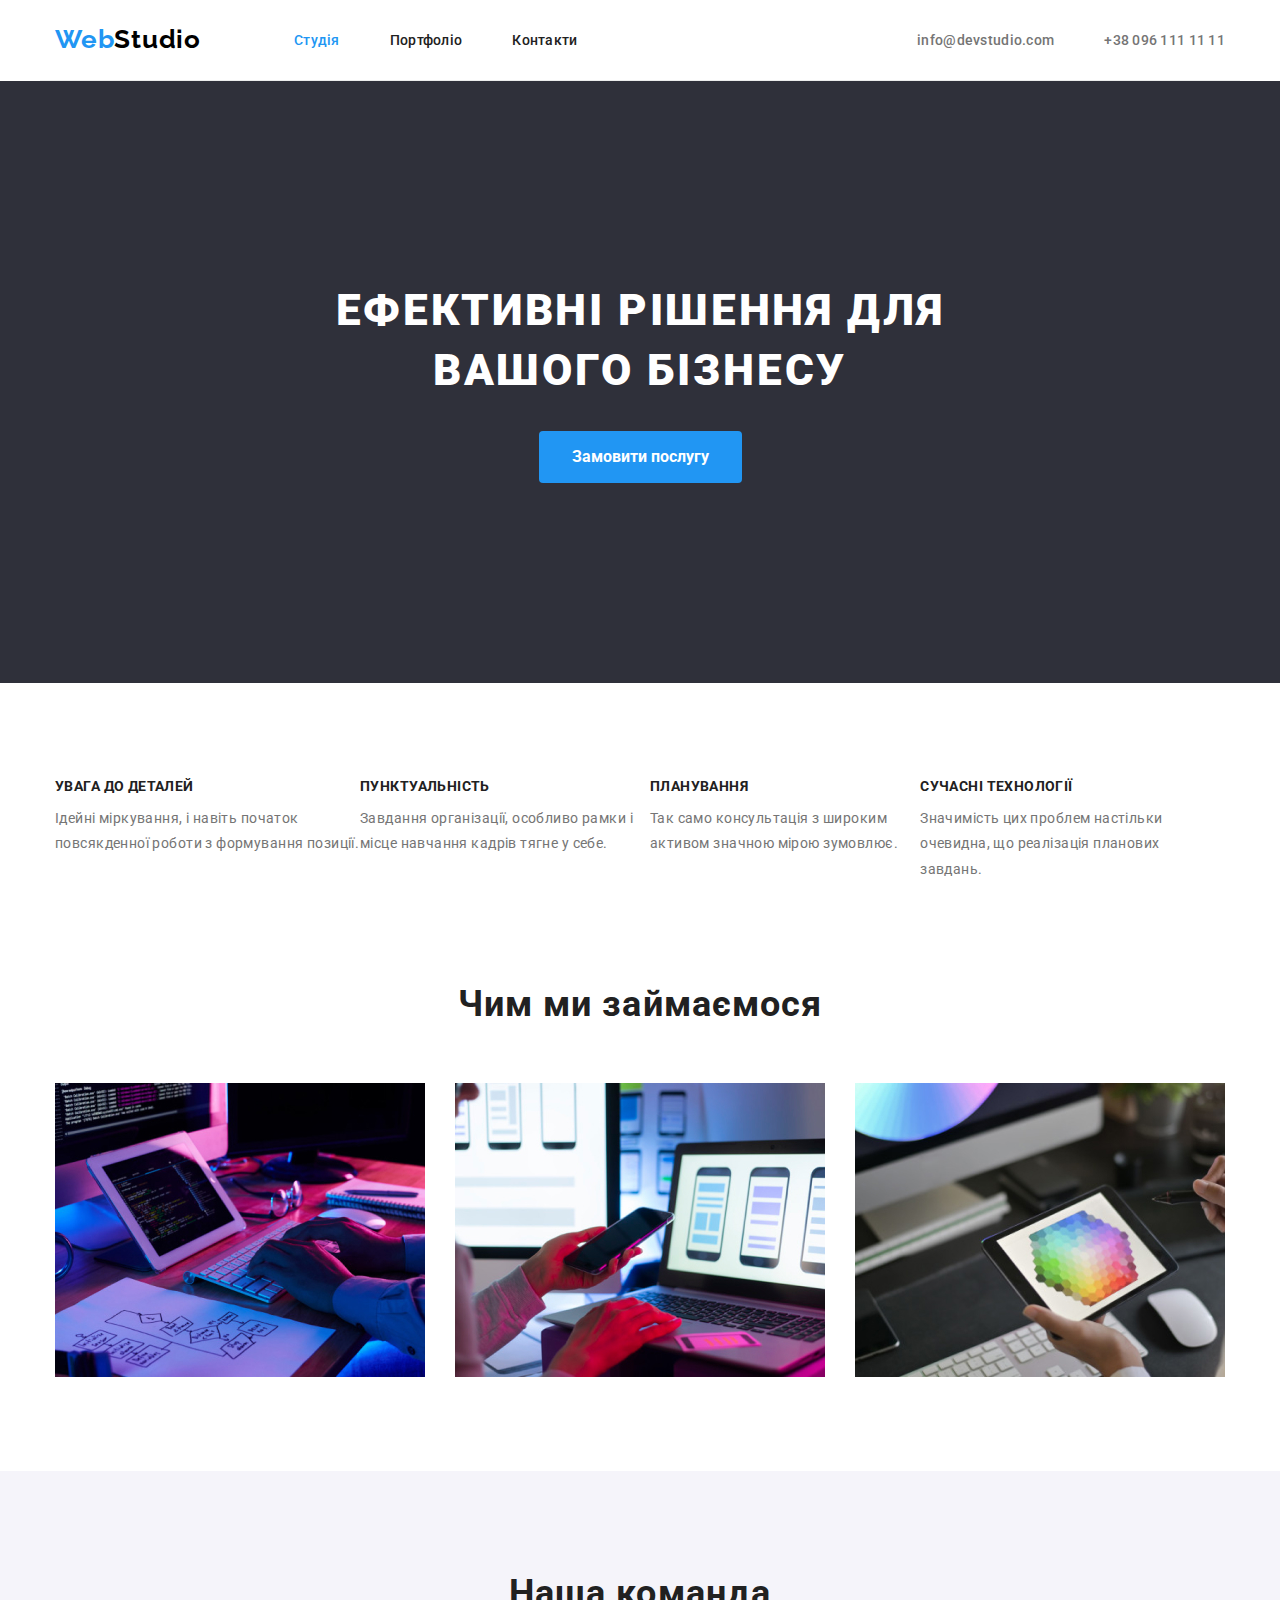
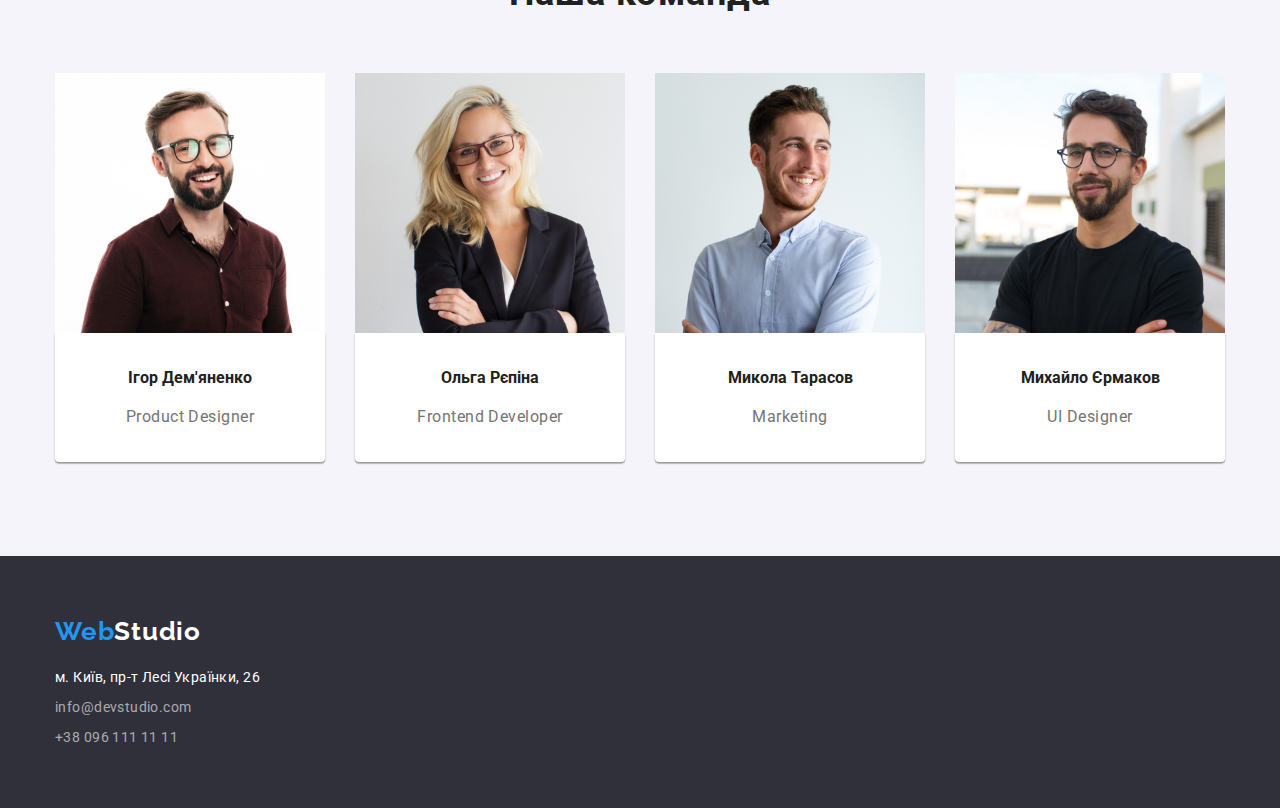
<file: index.htm>
<!DOCTYPE html>
<html lang="uk">
  <head>
    <meta charset="UTF-8" />
    <meta http-equiv="X-UA-Compatible" content="IE=edge" />
    <meta name="viewport" content="width=device-width, initial-scale=1.0" />
    <link rel="preconnect" href="https://fonts.googleapis.com" />
    <link rel="preconnect" href="https://fonts.gstatic.com" crossorigin />
    <link
      href="https://fonts.googleapis.com/css2?family=Raleway:wght@700&family=Roboto:wght@400;500;700;900&display=swap"
      rel="stylesheet"
    />
    <link
      href="https://fonts.googleapis.com/css2?family=Roboto:wght@400;500;700;900&display=swap"
      rel="stylesheet"
    />
    <link
      href="https://cdnjs.cloudflare.com/ajax/libs/modern-normalize/1.0.0/modern-normalize.min.css"
      rel="stylesheet"
    />
    <link rel="stylesheet" href="./css/styles.css" />
    <title><DZ-3</title>
  </head>
  <body>
    <header class="container page-header">
      <nav class="main-nav">
        <a href="./index.htm" class="logo"
          >Web<span class="logo-start">Studio</span></a
        >

        <ul class="site-nav">
          <li class="list">
            <a href="" class="link current">Студія</a>
          </li>
          <li class="list">
            <a href="./portfolio.html" class="link">Портфоліо</a>
          </li>
          <li class="list"><a href="" class="link">Контакти</a></li>
        </ul>
      </nav>
      <ul class="site-contact">
        <li class="list">
          <a href="mailto:info@devstudio.com" class="info"
            >info@devstudio.com</a
          >
        </li>
        <li class="list">
          <a href="tel:+380961111111" class="info">+38 096 111 11 11</a>
        </li>
      </ul>
    </header>

    <main>
      <section class="heroy">
        <div class="container">
          <h1 class="slogan">Ефективні рішення для вашого бізнесу</h1>
          <button type="button" class="heroy-button">Замовити послугу</button>
        </div>
      </section>

      <section class="section">
        <div class="container">
          <h2 class="hidden-header">НАША ПЕРЕВАГА НАД ІНШИМИ</h2>
          <ul class="skills-list list">
            <li class="skills-link">
              <h3 class="skills-title">УВАГА ДО ДЕТАЛЕЙ</h3>
              <p class="skills-text">
                Ідейні міркування, і навіть початок повсякденної роботи з
                формування позиції.
              </p>
            </li>
            <li class="skills-link">
              <h3 class="skills-title">ПУНКТУАЛЬНІСТЬ</h3>
              <p class="skills-text">
                Завдання організації, особливо рамки і місце навчання кадрів
                тягне у себе.
              </p>
            </li>

            <li class="skills-link">
              <h3 class="skills-title">ПЛАНУВАННЯ</h3>
              <p class="skills-text">
                Так само консультація з широким активом значною мірою зумовлює.
              </p>
            </li>

            <li class="skills-link">
              <h3 class="skills-title">СУЧАСНІ ТЕХНОЛОГІЇ</h3>

              <p class="skills-text">
                Значимість цих проблем настільки очевидна, що реалізація
                планових завдань.
              </p>
            </li>
          </ul>
        </div>
      </section>

      <section class="section-activ">
        <div class="container">
          <h2 class="activity-title">Чим ми займаємося</h2>
          <ul class="activity">
            <li class="list">
              <img
                src="./images/komp-1.jpg"
                alt="зображення робочого столу"
                width="370"
              />
            </li>
            <li class="list">
              <img
                src="./images/komp-2.jpg"
                alt="зображення робочого столу"
                width="370"
              />
            </li>
            <li class="list">
              <img
                src="./images/komp-3.jpg"
                alt="зображення робочого столу"
                width="370"
              />
            </li>
          </ul>
        </div>
      </section>

      <section class="section team">
        <div class="container">
          <h2 class="card-title">Наша команда</h2>
          <ul class="team-list list">
            <li class="card">
              <img
                src="./images/team-1.jpg"
                alt="Ігор Дем'яненко"
                width="270"
              />
              <div class="card-name">
                <h3 class="name-title">Ігор Дем'яненко</h3>
                <p class="card-text">Product Designer</p>
              </div>
            </li>

            <li class="card">
              <img src="./images/team-2.jpg" alt="Ольга Рєпіна" width="270" />
              <div class="card-name">
                <h3 class="name-title">Ольга Рєпіна</h3>
                <p class="card-text">Frontend Developer</p>
              </div>
            </li>

            <li class="card">
              <img src="./images/team-3.jpg" alt="Микола Тарасов" width="270" />
              <div class="card-name">
                <h3 class="name-title">Микола Тарасов</h3>
                <p class="card-text">Marketing</p>
              </div>
            </li>

            <li class="card">
              <img
                src="./images/team-4.jpg"
                alt="Михайло Єрмаков"
                width="270"
              />
              <div class="card-name">
                <h3 class="name-title">Михайло Єрмаков</h3>
                <p class="card-text">UI Designer</p>
              </div>
            </li>
          </ul>
        </div>
      </section>
    </main>
    <footer>
      <section class="footer">
        <div class="container">
          <a href="./index.htm" class="logo"
            >Web<span class="logo-end">Studio</span></a
          >
          <address>
            <ul class="site-footer list">
              <li class="footer-item">
                <a
                  href="https://goo.gl/maps/8KMrA27ERhPjtxna9"
                  rel="noopener noreferrer"
                  class="site-address"
                  >м. Київ, пр-т Лесі Українки, 26</a
                >
              </li>
              <li class="footer-item">
                <a href="mailto:info@devstudio.com" class="info"
                  >info@devstudio.com</a
                >
              </li>
              <li class="footer-item">
                <a href="tel:+380961111111" class="info">+38 096 111 11 11</a>
              </li>
            </ul>
          </address>
        </div>
      </section>
    </footer>
  </body>
</html>
</file>
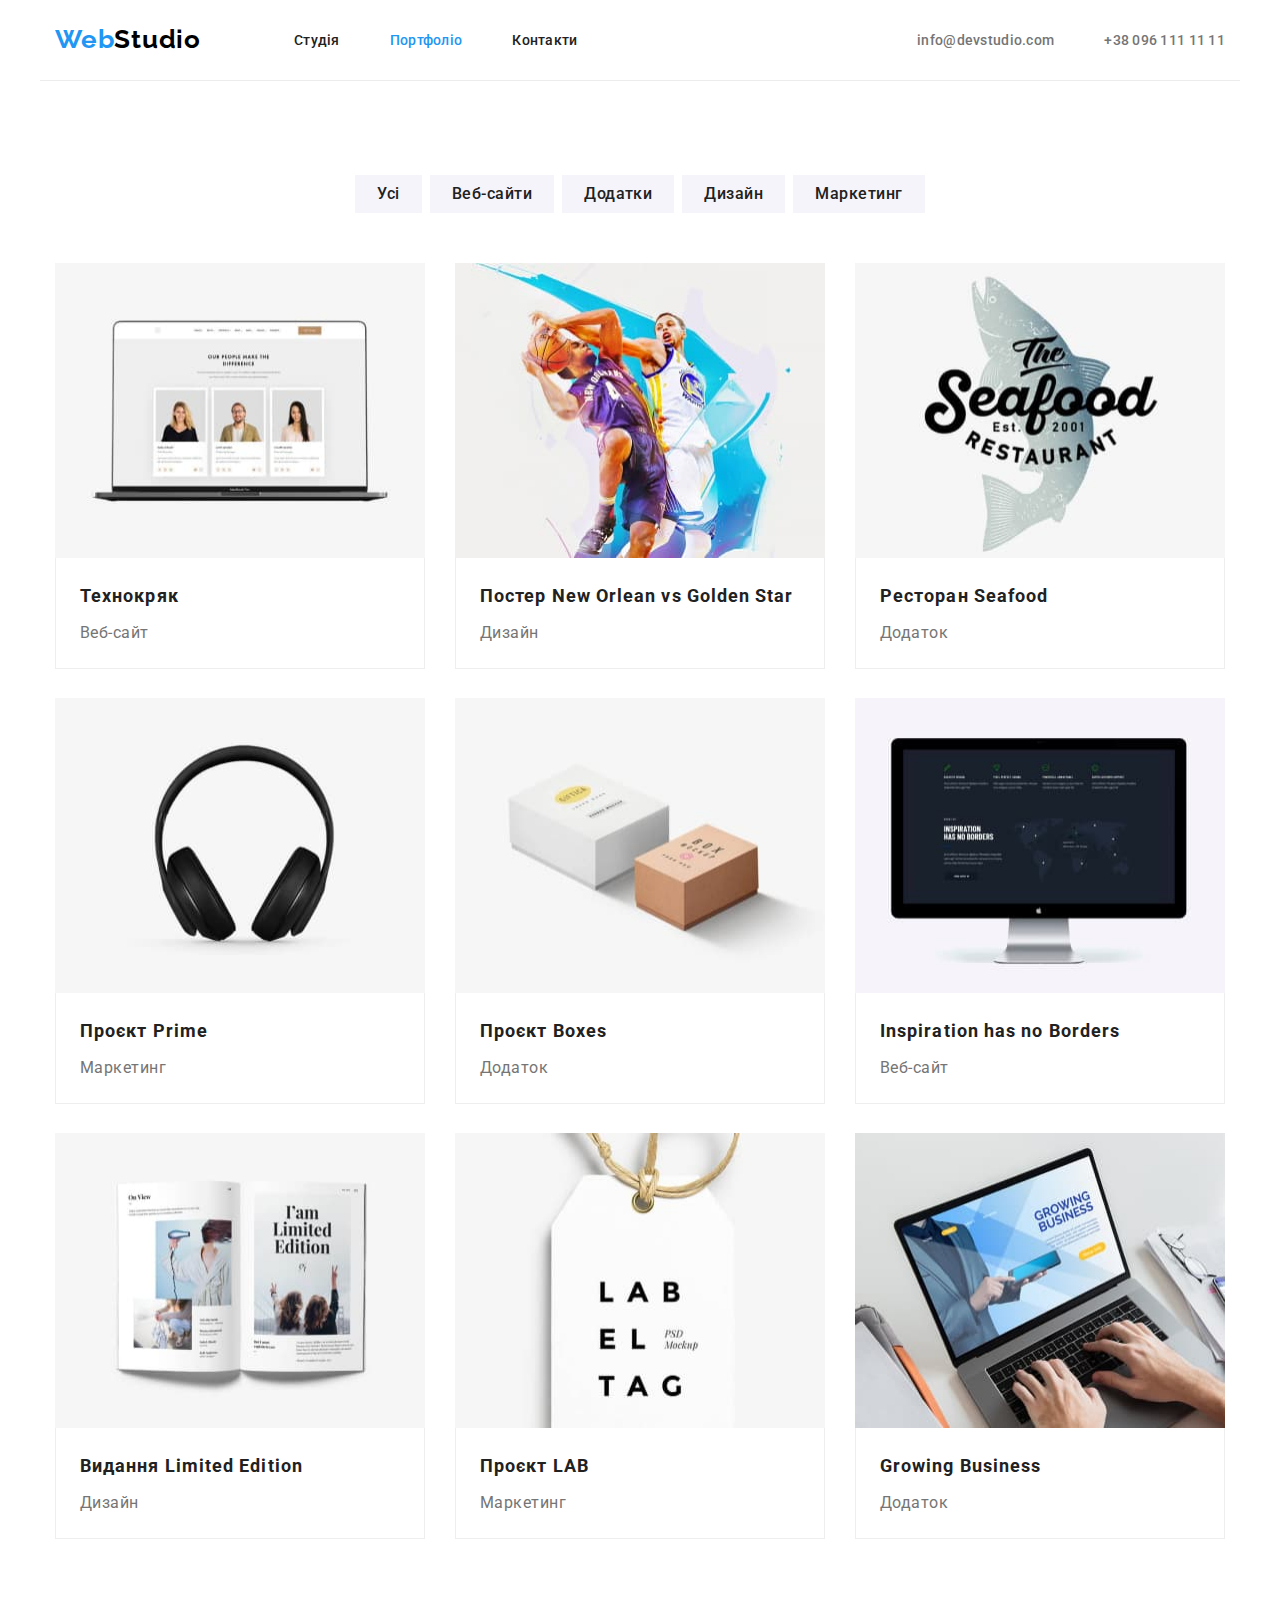
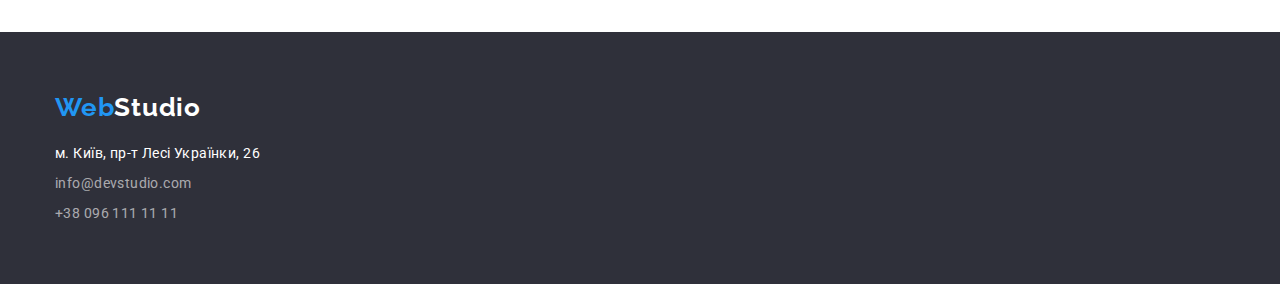
<file: portfolio.html>
<!DOCTYPE html>
<html lang="uk">
  <head>
    <meta charset="UTF-8" />
    <meta http-equiv="X-UA-Compatible" content="IE=edge" />
    <meta name="viewport" content="width=device-width, initial-scale=1.0" />

    <link rel="preconnect" href="https://fonts.googleapis.com" />
    <link rel="preconnect" href="https://fonts.gstatic.com" crossorigin />
    <link
      href="https://cdnjs.cloudflare.com/ajax/libs/modern-normalize/1.0.0/modern-normalize.min.css"
      rel="stylesheet"
    />
    <link
      href="https://fonts.googleapis.com/css2?family=Raleway:wght@700&family=Roboto:wght@400;500;700;900&display=swap"
      rel="stylesheet"
    />
    <link rel="stylesheet" href="./css/styles.css" />
    <title><DZ-3></title>
  </head>
  <body>
    <header class="container page-header">
      <nav class="main-nav">
        <a href="./index.htm" class="logo"
          >Web<span class="logo-start">Studio</span></a
        >

        <ul class="site-nav">
          <li class="list">
            <a href="./index.htm" class="link">Студія</a>
          </li>
          <li class="list"><a href="" class="link current">Портфоліо</a></li>
          <li class="list"><a href="" class="link">Контакти</a></li>
        </ul>
      </nav>
      <ul class="site-contact">
        <li class="list">
          <a href="mailto:info@devstudio.com" class="info"
            >info@devstudio.com</a
          >
        </li>
        <li class="list">
          <a href="tel:+380961111111" class="info">+38 096 111 11 11</a>
        </li>
      </ul>
    </header>
    <main>
      <section class="section">
        <div class="container">
          <ul class="filter-list list">
            <li class="filter-item">
              <button class="filter-btn" type="button">Усі</button>
            </li>
            <li class="filter-item">
              <button class="filter-btn" type="button">Веб-сайти</button>
            </li>
            <li class="filter-item">
              <button class="filter-btn" type="button">Додатки</button>
            </li>
            <li class="filter-item">
              <button class="filter-btn" type="button">Дизайн</button>
            </li>
            <li class="filter-item">
              <button class="filter-btn" type="button">Маркетинг</button>
            </li>
          </ul>

          <ul class="work-link list">
            <li class="work-item">
              <img
                src="./images/img.1.jpg"
                alt="Noutbook"
                width="370"
                height="295"
              />
              <div class="work-name">
                <h2 class="container-title">Технокряк</h2>
                <p class="container-text">Веб-сайт</p>
              </div>
            </li>
            <li class="work-item">
              <img
                src="./images/img.2.jpg"
                alt="Backetbol"
                width="370"
                height="295"
              />
              <div class="work-name">
                <h2 class="container-title">
                  Постер New Orlean vs Golden Star
                </h2>
                <p class="container-text">Дизайн</p>
              </div>
            </li>
            <li class="work-item">
              <img
                src="./images/img.3.jpg"
                alt="Firma"
                width="370"
                height="295"
              />
              <div class="work-name">
                <h2 class="container-title">Ресторан Seafood</h2>
                <p class="container-text">Додаток</p>
              </div>
            </li>
            <li class="work-item">
              <img
                src="./images/img.4.jpg"
                alt="Nauchniki"
                width="370"
                height="295"
              />
              <div class="work-name">
                <h2 class="container-title">Проєкт Prime</h2>
                <p class="container-text">Маркетинг</p>
              </div>
            </li>
            <li class="work-item">
              <img
                src="./images/img.5.jpg"
                alt="Kirpichi"
                width="370"
                height="295"
              />
              <div class="work-name">
                <h2 class="container-title">Проєкт Boxes</h2>
                <p class="container-text">Додаток</p>
              </div>
            </li>
            <li class="work-item">
              <img
                src="./images/img.6.jpg"
                alt="Monitor"
                width="370"
                height="295"
              />
              <div class="work-name">
                <h2 class="container-title">Inspiration has no Borders</h2>
                <p class="container-text">Веб-сайт</p>
              </div>
            </li>
            <li class="work-item">
              <img
                src="./images/img.7.jpg"
                alt="Book"
                width="370"
                height="295"
              />
              <div class="work-name">
                <h2 class="container-title">Видання Limited Edition</h2>
                <p class="container-text">Дизайн</p>
              </div>
            </li>
            <li class="work-item">
              <img
                src="./images/img.8.jpg"
                alt="Yarlik"
                width="370"
                height="295"
              />
              <div class="work-name">
                <h2 class="container-title">Проєкт LAB</h2>
                <p class="container-text">Маркетинг</p>
              </div>
            </li>
            <li class="work-item">
              <img
                src="./images/img.9.jpg"
                alt="Nout"
                width="370"
                height="295"
              />
              <div class="work-name">
                <h2 class="container-title">Growing Business</h2>
                <p class="container-text">Додаток</p>
              </div>
            </li>
          </ul>
        </div>
      </section>
    </main>
    <footer>
      <section class="footer">
        <div class="container">
          <a href="./index.htm" class="logo"
            >Web<span class="logo-end">Studio</span></a
          >
          <address>
            <ul class="site-footer list">
              <li class="footer-item">
                <a
                  href="https://goo.gl/maps/8KMrA27ERhPjtxna9"
                  rel="noopener noreferrer"
                  class="site-address"
                  >м. Київ, пр-т Лесі Українки, 26</a
                >
              </li>
              <li class="footer-item">
                <a href="mailto:info@devstudio.com" class="info"
                  >info@devstudio.com</a
                >
              </li>
              <li class="footer-item">
                <a href="tel:+380961111111" class="info">+38 096 111 11 11</a>
              </li>
            </ul>
          </address>
        </div>
      </section>
    </footer>
  </body>
</html>
</file>
<file: css/styles.css>
html {
  box-sizing: border-box;
}
*,
*::before,
*::after {
  box-sizing: inherit;
}
:root {
  --primary-text-color: #757575;
  --title-text-color: #212121;
  --accent-color: #2196f3;
  --logo-color: #000000;
  --white-color: #ffffff;
  --adress-color: #ffffff99;
}

body {
  font-family: Roboto, sans-serif;
  color: var(--title-text-color);
}

.list {
  list-style: none; /*убирает кнопки списка*/
  /*outline: 2px solid red; /*делает временную рамку для верстки*/
  padding: 0; /*сбрасыввет padding от браузера*/
  margin: 0; /*сбрасыввет margin от браузера*/
}
.section-title {
  text-align: center;
  margin-top: 0;
  margin-bottom: 0;
}

.container {
  margin-left: auto;
  margin-right: auto;
  width: 1200px;

  padding-right: 15px;
  padding-left: 15px;
}

.section {
  padding-top: 94px;
  padding-bottom: 94px;
}
img {
  display: block;
}
/* general style ul */

/* ------Page header------- */
.page-header {
  display: flex;
  margin-top: 0;

  background-color: #ffffff;
  border-bottom: 1px solid #ececec;
}

.main-nav {
  display: flex;
  align-items: center;
}
/* style logo header and footer*/
/* general style nav header*/

.logo {
  color: var(--accent-color);
  font-family: "Raleway";
  font-weight: 700;
  font-size: 26px;
  line-height: 1.2;
  letter-spacing: 0.03em;
  text-decoration: none;
}
.logo-start {
  color: var(--logo-color);
}
.logo-end {
  color: var(--white-color);
}

.site-nav {
  display: flex;
  margin-left: 93px;
  margin-top: 0;
  margin-bottom: 0;
  padding: 0;
}

.site-nav .list {
  margin-right: 50px;
}
.site-nav .list:last-child {
  margin-right: 0;
}

.site-nav .link {
  display: inline-block;
  padding-top: 32px;
  padding-bottom: 32px;

  color: var(--title-text-color);
  font-weight: 500;
  font-size: 14px;
  line-height: 1.15;
  letter-spacing: 0.02em;
  text-decoration: none;
}
.site-nav .link.current {
  color: var(--accent-color);
}
.site-nav .link:hover,
.site-nav .link:focus {
  color: var(--accent-color);
}

/* general style contact header*/

.site-contact {
  display: flex;
  margin-left: auto;
  margin-top: 0;
  margin-bottom: 0;
  padding: 0;
}

.site-contact .list {
  margin-right: 50px;
}

.site-contact .list:last-child {
  margin-right: 0;
}

.site-contact .info {
  display: inline-block;
  padding-top: 32px;
  padding-bottom: 32px;

  color: var(--primary-text-color);
  font-weight: 500;
  font-size: 14px;
  line-height: 1.15;
  letter-spacing: 0.02em;
  text-decoration: none;
}
.site-contact .info:hover,
.site-contact .info:focus {
  color: var(--accent-color);
}

/* style index.html*/

/* ----------style heroy-------*/
.heroy {
  background-color: #2f303a;
  text-align: center;
  padding-top: 200px;
  padding-bottom: 200px;
}

.slogan {
  margin: 0 auto;
  margin-bottom: 30px;
  width: 700px;

  color: var(--white-color);
  font-weight: 900;
  font-size: 44px;
  line-height: 1.36;
  letter-spacing: 0.06em;
  text-transform: uppercase;
}

.heroy-button {
  padding: 10px 32px;
  border-radius: 4px;
  border: 1px solid transparent;

  font-weight: 700;
  font-size: 16px;
  line-height: 1.87;
  text-align: center;

  color: #ffffff;
  background: #2196f3;
  cursor: pointer;
}
.button:hover,
.button:active {
  background-color: var(--white-color);
  color: var(--accent-color);
  cursor: pointer;
}
/* ----------style skills--------*/
.hidden-header {
  display: none;
}

.skills {
  padding-top: 94px;
  padding-bottom: 94px;
}
.skills-list {
  display: flex;
  padding: 0;
  margin: 0;
}

.skills-title {
  margin: 0;
  margin-bottom: 10px;

  font-weight: 700;
  font-size: 14px;
  line-height: 1.4;
  letter-spacing: 0.03em;
  text-transform: uppercase;
  color: #212121;
}

.skills-text {
  margin: 0;

  font-weight: 400;
  font-size: 14px;
  line-height: 1.8;
  letter-spacing: 0.03em;
  color: #757575;
}

/* -------style activity*--------*/

.section-activ {
  padding-top: 0;
}

.activity {
  display: flex;
  padding: 0;

  justify-content: space-between;
  padding-bottom: 94px;
  margin: 0;
}
.activity-title {
  margin: 0;
  margin-bottom: 50px;

  font-weight: 700;
  font-size: 36px;
  line-height: 1.6;
  text-align: center;
  letter-spacing: 0.03em;
  color: #212121;
}

/* ------style наша команда--------*/

.team {
  background-color: #f5f4fa;
}

.card-title {
  margin-bottom: 50px;
  margin-top: 0;

  font-weight: 700;
  font-size: 36px;
  line-height: 1.6;
  text-align: center;
  letter-spacing: 0.03em;
  color: #212121;
}

.team-list {
  display: flex;
  justify-content: space-between;
}

.card {
  display: block;
  width: 270px;
}

.card-name {
  padding: 30px 10px;

  background-color: #ffffff;
  box-shadow: 0px 1px 3px rgba(0, 0, 0, 0.12), 0px 1px 1px rgba(0, 0, 0, 0.14),
    0px 2px 1px rgba(0, 0, 0, 0.2);
  border-radius: 0px 0px 4px 4px;
}

.name-title {
  margin: 0;
  margin-bottom: 10px;

  font-size: 16px;
  line-height: 1.87;
  text-align: center;
  color: #212121;
}

.card-text {
  margin: 0;

  color: #757575;
  font-family: "Roboto";
  font-size: 16px;
  line-height: 1.8;
  text-align: center;
  letter-spacing: 0.03em;
}

/*---------- style footer---------- */

.footer {
  padding-top: 60px;
  padding-bottom: 60px;
  display: flex;

  background-color: #2f303a;
}

.footer .logo {
  margin: 0;
}

.site-footer {
  margin-top: 20px;
}

.site-address {
  font-style: normal;
  font-size: 14px;
  line-height: 1.5;
  letter-spacing: 0.03em;
  color: #ffffff;
  text-decoration: none;
}
.site-address:hover,
.site-address:focus {
  color: #2196f3;
}

.footer-item:not(:last-child) {
  margin-bottom: 9px;
}

.info {
  display: inline-block;
  margin: 0;
  font-style: normal;
  font-weight: 400;
  font-size: 14px;
  line-height: 1.5;
  letter-spacing: 0.03em;
  color: rgba(255, 255, 255, 0.6);
  text-decoration: none;
}

.info:hover,
.info:focus {
  color: #2196f3;
}

/* -------------style portfolio-------------------- */
/* style work filter */

.filter-list {
  display: flex;
  justify-content: center;
  padding: 0;
  margin-bottom: 50px;
}
.filter-item:not(:last-child) {
  margin-right: 8px;
}

.filter-btn {
  padding: 6px 22px;

  font-weight: 500;
  font-size: 16px;
  line-height: 1.62;
  text-align: center;
  letter-spacing: 0.03em;
  color: #212121;
  background-color: #f5f4fa;
  border: hidden;
}

.filter-list button:hover,
.filter-list button:focus {
  color: var(--white-color);
  background-color: #2196f3;
  cursor: pointer;
}

.work-link {
  margin: 0;

  display: flex;
  flex-wrap: wrap;
  gap: 30px;
}

.work-name {
  padding: 20px 24px;

  border-left: 1px solid #eeeeee;
  border-right: 1px solid #eeeeee;
  border-bottom: 1px solid #eeeeee;
}
.work-item {
  background-color: var(--white-color);
  width: 370px;
  height: 405px;
}
.container-title {
  margin: 0px;
  margin-bottom: 4px;

  font-weight: 700;
  font-size: 18px;
  line-height: 2;
  letter-spacing: 0.06em;
  color: #212121;
  text-align: left;
}
.container-text {
  margin: 0;

  font-weight: 400;
  font-size: 16px;
  line-height: 1.87;
  letter-spacing: 0.03em;
  color: #757575;
  text-align: left;
}
</file>
